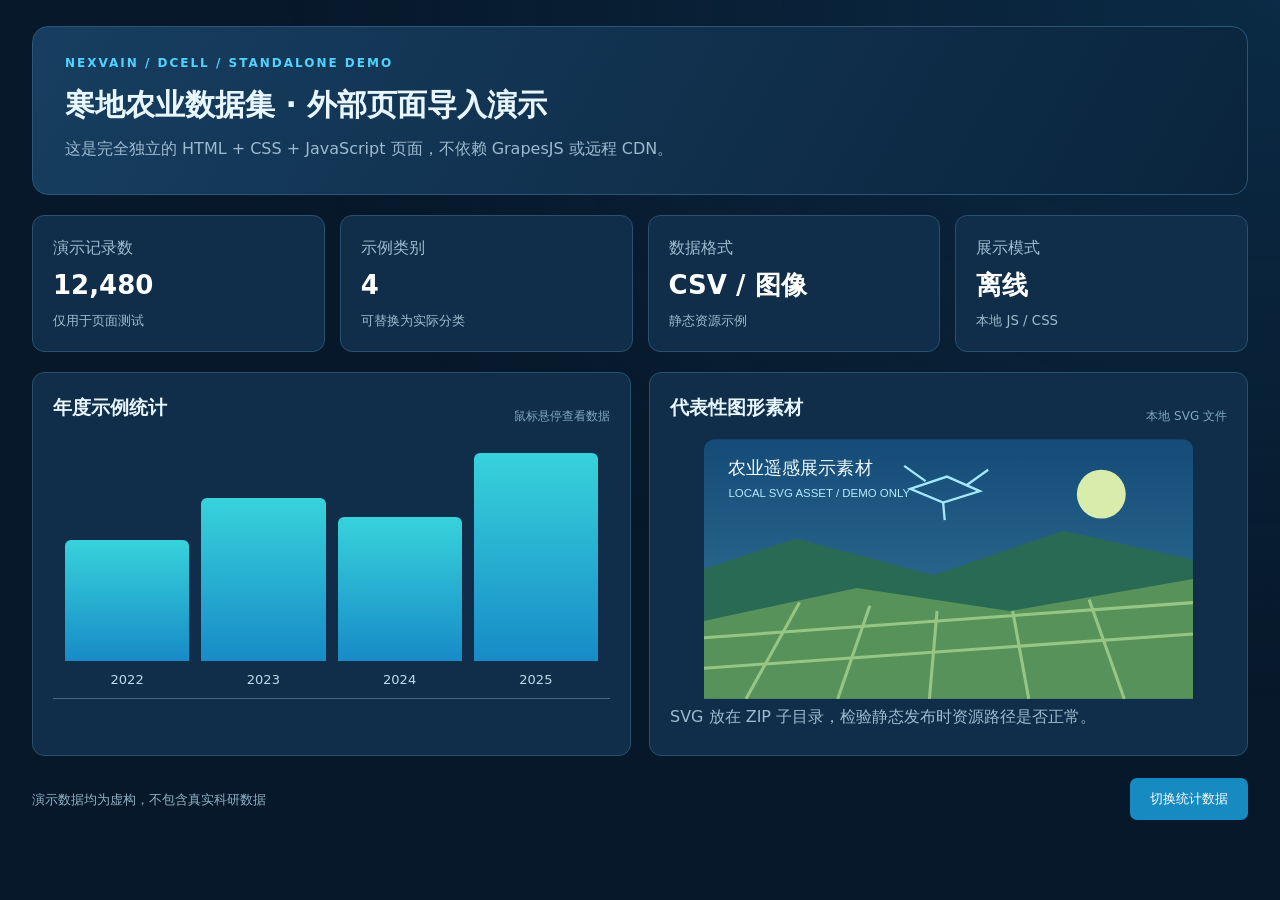
<file: examples/import-demo/index.html>
<!doctype html>
<html lang="zh-CN">
<head>
<meta charset="UTF-8">
<meta name="viewport" content="width=device-width,initial-scale=1">
<title>NexVain dcell 导入演示 · 寒地农业</title>
<link rel="stylesheet" href="style.css">
</head>
<body>
<main class="dashboard">
<header><div class="eyebrow">NEXVAIN / DCELL / STANDALONE DEMO</div><h1>寒地农业数据集 · 外部页面导入演示</h1><p>这是完全独立的 HTML + CSS + JavaScript 页面，不依赖 GrapesJS 或远程 CDN。</p></header>
<section class="metrics">
<div class="metric"><span>演示记录数</span><strong>12,480</strong><small>仅用于页面测试</small></div>
<div class="metric"><span>示例类别</span><strong>4</strong><small>可替换为实际分类</small></div>
<div class="metric"><span>数据格式</span><strong>CSV / 图像</strong><small>静态资源示例</small></div>
<div class="metric"><span>展示模式</span><strong>离线</strong><small>本地 JS / CSS</small></div>
</section>
<section class="two-col">
<article class="panel"><div class="panel-head"><h2>年度示例统计</h2><span>鼠标悬停查看数据</span></div><div id="chart" class="chart" aria-label="示例柱状图"></div></article>
<article class="panel"><div class="panel-head"><h2>代表性图形素材</h2><span>本地 SVG 文件</span></div><img class="hero-image" src="assets/field.svg" alt="农业田块与卫星示意图"><p class="hint">SVG 放在 ZIP 子目录，检验静态发布时资源路径是否正常。</p></article>
</section>
<footer><span>演示数据均为虚构，不包含真实科研数据</span><button id="toggle">切换统计数据</button></footer>
</main><script src="app.js"></script>
</body></html>
</file>
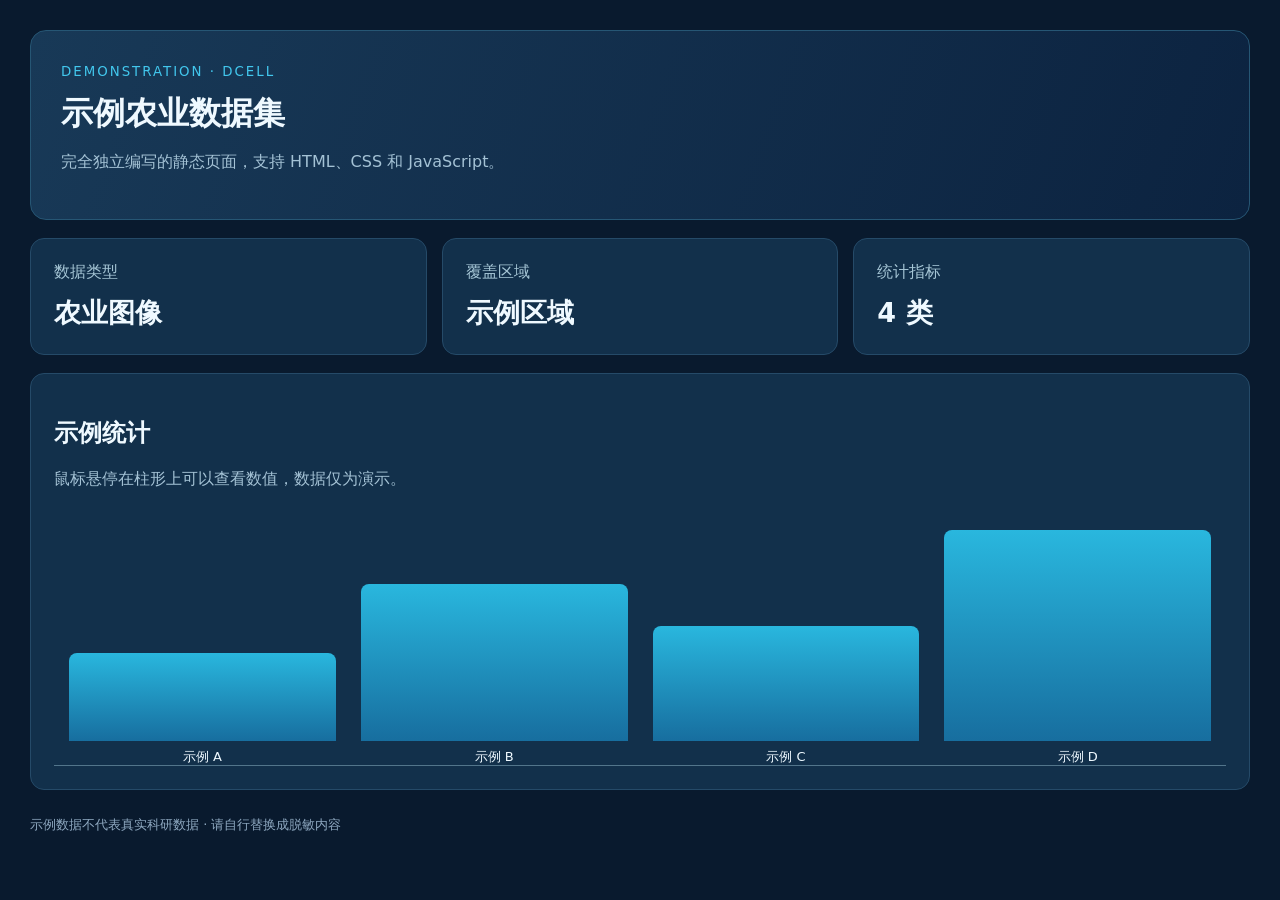
<file: examples/wild-dcell/index.html>
<!doctype html>
<html lang="zh-CN">
<head><meta charset="utf-8"><meta name="viewport" content="width=device-width,initial-scale=1">
<title>dcell 独立页面示例</title><link rel="stylesheet" href="style.css"></head>
<body><main><header><small>DEMONSTRATION · DCELL</small><h1>示例农业数据集</h1><p>完全独立编写的静态页面，支持 HTML、CSS 和 JavaScript。</p></header>
<section class="metrics"><article><span>数据类型</span><strong>农业图像</strong></article><article><span>覆盖区域</span><strong>示例区域</strong></article><article><span>统计指标</span><strong>4 类</strong></article></section>
<section class="panel"><h2>示例统计</h2><p>鼠标悬停在柱形上可以查看数值，数据仅为演示。</p><div id="chart"></div></section>
<footer>示例数据不代表真实科研数据 · 请自行替换成脱敏内容</footer></main>
<script src="main.js"></script></body></html>
</file>
<file: examples/import-demo/style.css>
*{box-sizing:border-box}html{color-scheme:dark}body{margin:0;background:#07182a;color:#e7f6ff;font:16px/1.5 system-ui,"Microsoft YaHei",sans-serif}body:before{content:"";pointer-events:none;position:fixed;inset:0;background:radial-gradient(ellipse at top right,#13517d55,transparent 55%)}.dashboard{position:relative;max-width:1500px;margin:auto;padding:26px 32px}header{border:1px solid #2b5677;border-radius:16px;padding:27px 32px;background:linear-gradient(120deg,#173e60,#0a243c)}.eyebrow{font-size:12px;font-weight:800;color:#52d3ff;letter-spacing:2px}h1{margin:10px 0;font-size:30px}header p,.hint{color:#9dbbd0;margin:6px 0}.metrics{display:grid;grid-template-columns:repeat(4,minmax(0,1fr));gap:15px;margin:20px 0}.metric,.panel{background:#102e49;border:1px solid #28516f;border-radius:12px;padding:20px}.metric span,.metric small{display:block;color:#9ebdd0}.metric strong{display:block;font-size:26px;margin:6px 0;color:#fff}.two-col{display:grid;grid-template-columns:1fr 1fr;gap:18px}.panel-head{display:flex;justify-content:space-between;align-items:center;gap:10px}.panel h2{font-size:19px;margin:0 0 18px}.panel-head span{font-size:12px;color:#81a9c2}.chart{height:260px;display:flex;align-items:end;gap:12px;padding:14px 12px 37px;border-bottom:1px solid #426784}.bar{flex:1;min-width:20px;background:linear-gradient(#37d3db,#178bc7);border-radius:6px 6px 0 0;position:relative;transition:height .4s}.bar:hover{filter:brightness(1.4)}.bar span{position:absolute;bottom:-28px;left:-5px;right:-5px;text-align:center;font-size:13px;color:#c0daea}.hero-image{display:block;width:100%;max-height:260px;object-fit:contain}footer{display:flex;justify-content:space-between;align-items:center;gap:12px;margin:22px 0;color:#92b2c6;font-size:13px}button{background:#168ac1;border:0;border-radius:7px;padding:12px 20px;color:white;cursor:pointer}button:hover{background:#27a9e5}@media(max-width:820px){.metrics{grid-template-columns:repeat(2,1fr)}.two-col{grid-template-columns:1fr}.dashboard{padding:15px}h1{font-size:23px}}
</file>
<file: examples/wild-dcell/style.css>
*{box-sizing:border-box}body{margin:0;background:#091a2e;color:#eff9ff;font-family:system-ui,"Microsoft YaHei",sans-serif}main{padding:30px;max-width:1380px;margin:auto}header{padding:30px;background:linear-gradient(110deg,#183957,#0c2340);border:1px solid #265674;border-radius:16px}h1{margin:12px 0 9px;font-size:32px}header p,section p{color:#a4c2d5}small{color:#42c7ed;letter-spacing:2px}.metrics{display:grid;grid-template-columns:repeat(3,1fr);gap:15px;margin:18px 0}.metrics article,.panel{background:#12304b;border:1px solid #254a68;border-radius:14px;padding:23px}.metrics span{display:block;color:#a5c5d5}.metrics strong{display:block;font-size:27px;margin-top:12px}.barline{display:flex;align-items:end;gap:25px;height:260px;padding:24px 15px;border-bottom:1px solid #52758b}.bar{flex:1;background:linear-gradient(#29b7de,#176e9f);border-radius:8px 8px 0 0;position:relative;min-width:30px}.bar span{position:absolute;bottom:-25px;left:0;right:0;text-align:center;font-size:13px}.bar:hover{background:#3cddc9}footer{margin:26px 0;color:#8ea8c0;font-size:13px}
</file>
